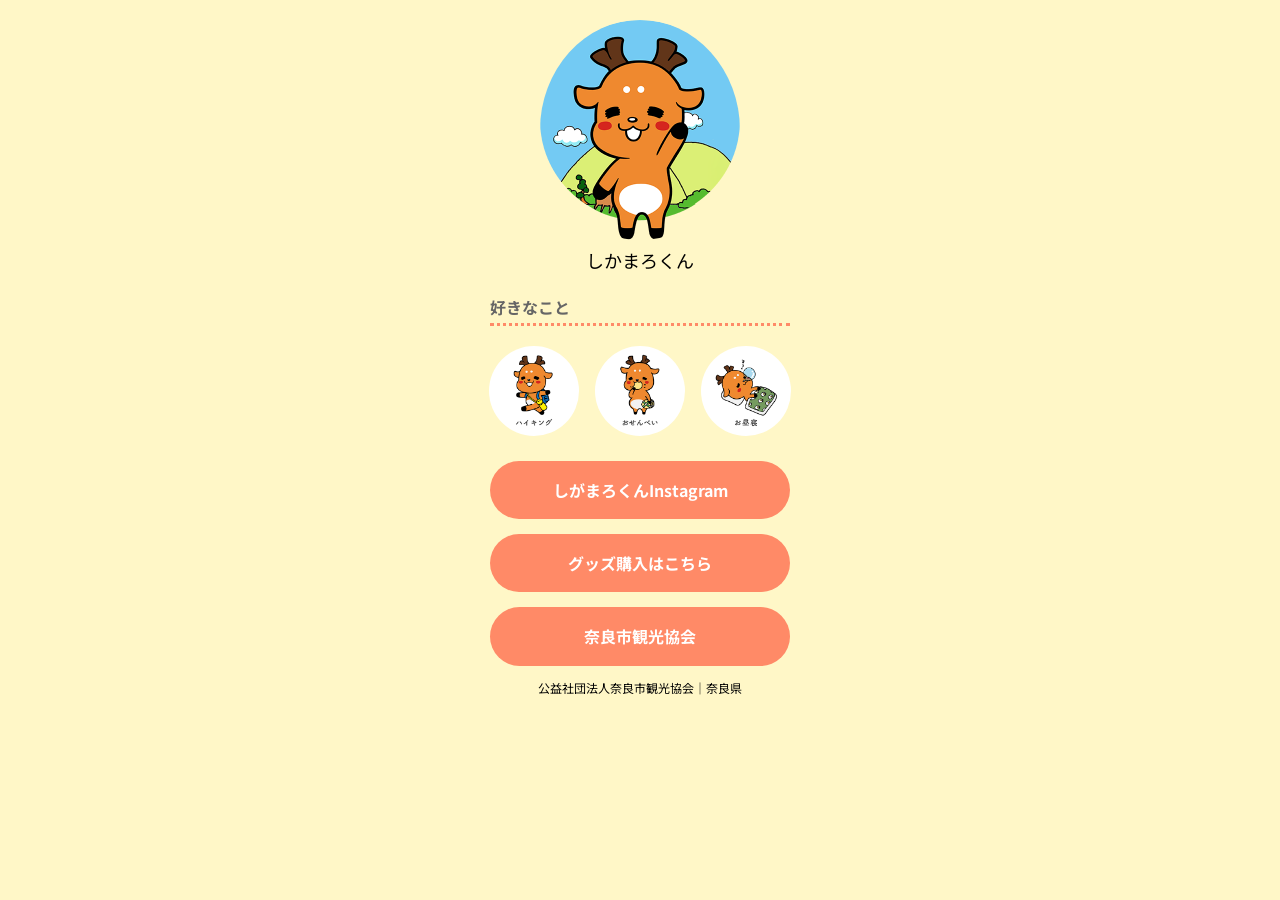
<file: index.html>
<!DOCTYPE html>
<html lang="ja">
<head>
    <link rel="preconnect" href="https://fonts.googleapis.com">
<link rel="preconnect" href="https://fonts.gstatic.com" crossorigin>
<link href="https://fonts.googleapis.com/css2?family=Noto+Sans+JP:wght@100..900&family=Noto+Sans:ital,wght@0,100..900;1,100..900&display=swap" rel="stylesheet">
<meta charset="UTF-8">
<link rel="stylesheet" href="reset.css">
<link rel="stylesheet" href="style.css">
<title>しかまろくんの紹介</title>
</head>
<body>
<img class ="prof-image"src="images/shikamarokun.png" alr="カピぞうの顔写真"></img>
<h1>しかまろくん</h1>

         <h2>好きなこと</h2>
      <ul class="favorite-list">
    <li>
            <img src="images/hiking.png" alt="ハイキング"></img>
    </li>
    <li>
            <img src="images/osenbei.png" alt="おせんべい"></img>
    </li>
    <li>
            <img src="images/ohirune.png" alt="message"></img>
    </li>
</ul>
<ul>
    <li>
        <a href="https://www.instagram.com/shikamarokun_official/?hl=ja">
            しがまろくんInstagram
        </a>
    </li>
    <li>
        <a href="https://narashikanko.or.jp/shikamaro">
            グッズ購入はこちら
        </a>
    </li>
    <li>
        <a href="https://narashikanko.or.jp/">
            奈良市観光協会
        </a>
    </li>
</ul>
<p>公益社団法人奈良市観光協会｜奈良県</p>

</body>
</html>
</file>
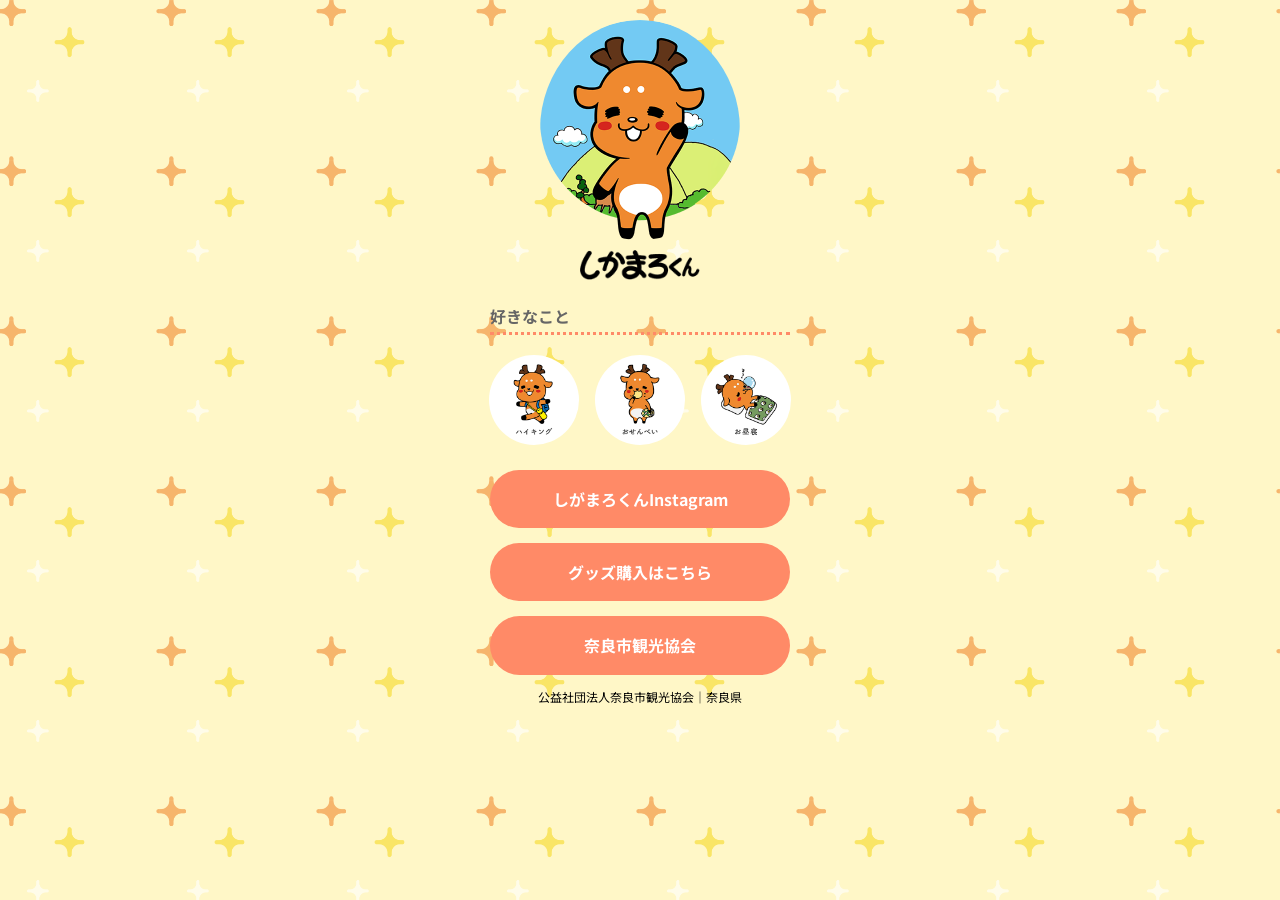
<file: lesson02/index.html>
<!DOCTYPE html>
<html lang="ja">
<head>
    <link rel="preconnect" href="https://fonts.googleapis.com">
<link rel="preconnect" href="https://fonts.gstatic.com" crossorigin>
<link href="https://fonts.googleapis.com/css2?family=Noto+Sans+JP:wght@100..900&family=Noto+Sans:ital,wght@0,100..900;1,100..900&display=swap" rel="stylesheet">
<meta charset="UTF-8">
<link rel="stylesheet" href="css/reset.css">
<link rel="stylesheet" href="css/style.css">
<title>しかまろくんの紹介</title>
</head>
<body>
<img class ="prof-image"src="images/shikamarokun.png" alr="カピぞうの顔写真"></img>
<h1><img src="images/name.png" alt="しかまろくん"></h1>

         <h2>好きなこと</h2>
      <ul class="favorite-list">
    <li>
            <img src="images/hiking.png" alt="ハイキング"></img>
    </li>
    <li>
            <img src="images/osenbei.png" alt="おせんべい"></img>
    </li>
    <li>
            <img src="images/ohirune.png" alt="message"></img>
    </li>
</ul>
<ul>
    <li>
        <a href="https://www.instagram.com/shikamarokun_official/?hl=ja">
            しがまろくんInstagram
        </a>
    </li>
    <li>
        <a href="https://narashikanko.or.jp/shikamaro">
            グッズ購入はこちら
        </a>
    </li>
    <li>
        <a href="https://narashikanko.or.jp/">
            奈良市観光協会
        </a>
    </li>
</ul>
<p>公益社団法人奈良市観光協会｜奈良県</p>

</body>
</html>
</file>
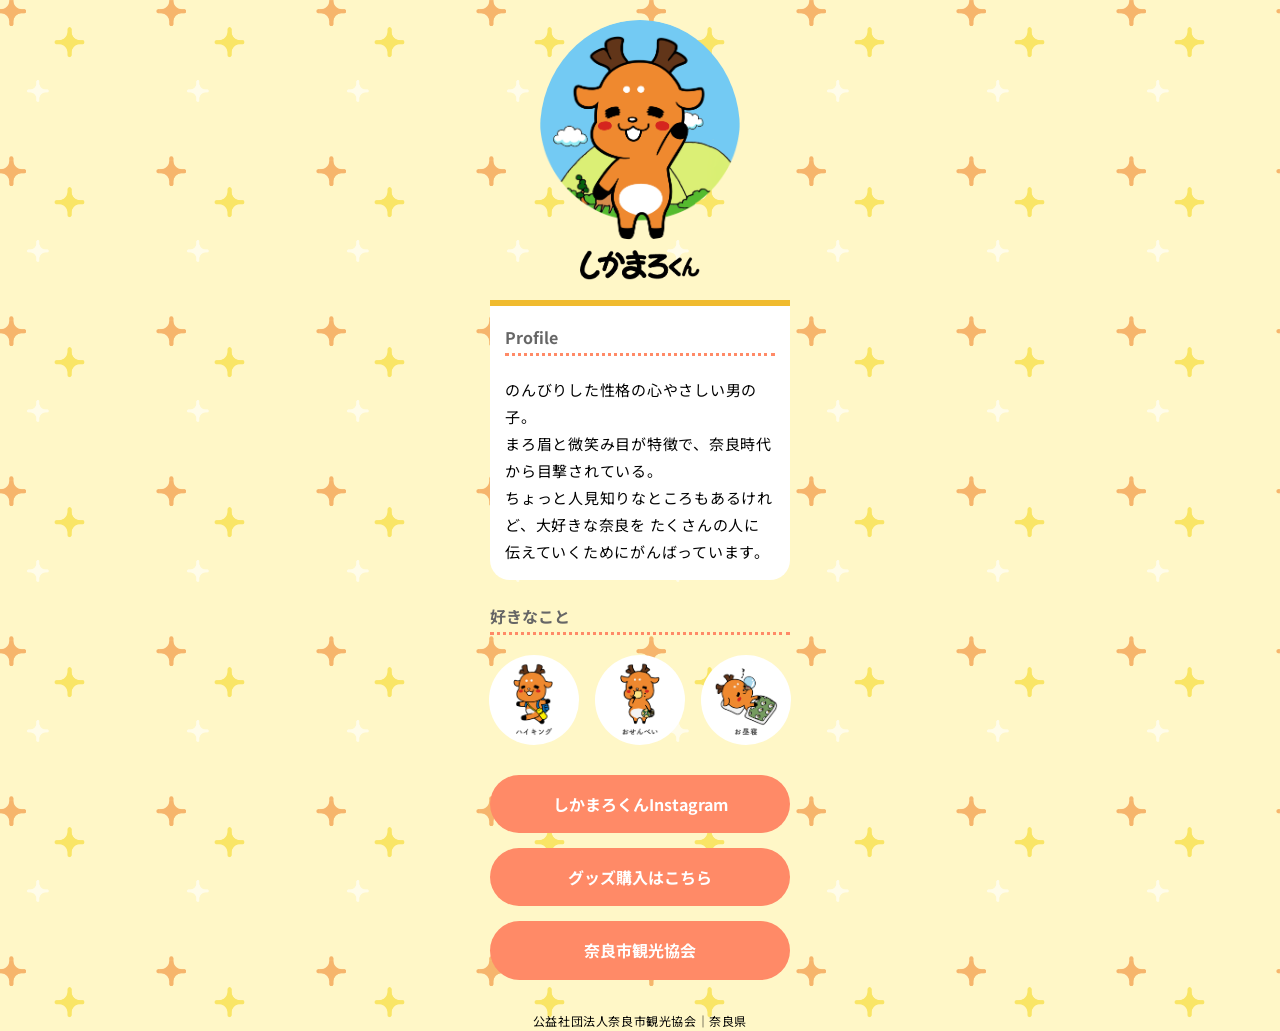
<file: lesson03/index.html>
<!DOCTYPE html>
<html lang="ja">
<head>
 <link rel="preconnect" href="https://fonts.googleapis.com">
<link rel="preconnect" href="https://fonts.gstatic.com" crossorigin>
<link href="https://fonts.googleapis.com/css2?family=Kiwi+Maru&family=Noto+Sans+JP:wght@100..900&family=Noto+Sans:ital,wght@0,100..900;1,100..900&display=swap" rel="stylesheet">
<meta charset="UTF-8">
<link rel="stylesheet" href="reset.css">
<link rel="stylesheet" href="style.css">
<title>しかまろくんの紹介</title>
</head>
<body>
<img class ="prof-image"src="images/shikamarokun.png" alr="カピぞうの顔写真"></img>
<h1><img src="images/name.png" alt="しかまろくん"></h1>
<section class="profile-card">
<h2><b>Profile</b></h2>
<p>
        のんびりした性格の心やさしい男の子。<br>
        まろ眉と微笑み目が特徴で、奈良時代から目撃されている。
      </p>
      <p>
        ちょっと人見知りなところもあるけれど、大好きな奈良を
        たくさんの人に伝えていくためにがんばっています。
      </p>
       <!-- <a href="#" class="small-button">もっと見る</a> -->
      </section>
       <section class="favorite-section">
         <h2><b>好きなこと</b></h2>
      <ul class="favorite-list">
    <li>
            <img src="images/hiking.png" alt="ハイキング"></img>
    </li>
    <li>
            <img src="images/osenbei.png" alt="おせんべい"></img>
    </li>
    <li>
            <img src="images/ohirune.png" alt="お昼寝"></img>
    </li>
</ul>
</section>
<ul>
    <li>
        <a href="https://www.instagram.com/shikamarokun_official/?hl=ja">
            しかまろくんInstagram
        </a>
    </li>
    <li>
        <a href="https://narashikanko.or.jp/shikamaro">
            グッズ購入はこちら
        </a>
    </li>
    <li>
        <a href="https://narashikanko.or.jp/">
            奈良市観光協会
        </a>
    </li>
</ul>
<p class="footer-text">公益社団法人奈良市観光協会｜奈良県</p>

</body>
</html>
</file>
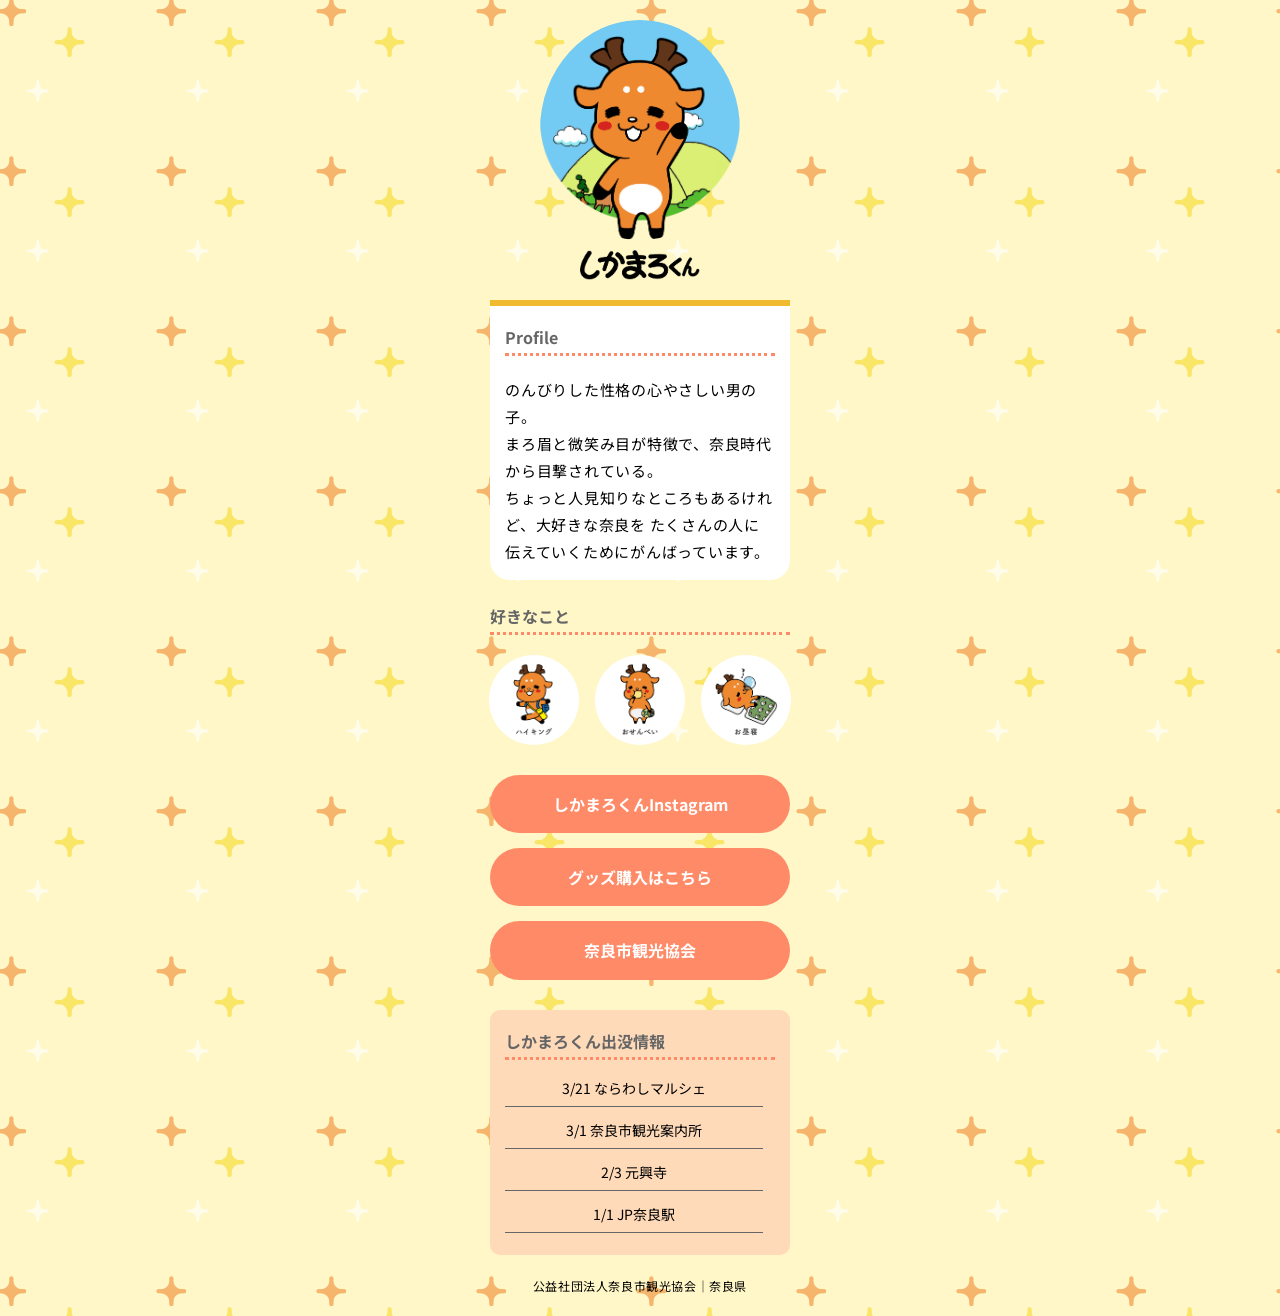
<file: lesson04/index.html>
<!DOCTYPE html>
<html lang="ja">
<head>
 <link rel="preconnect" href="https://fonts.googleapis.com">
<link rel="preconnect" href="https://fonts.gstatic.com" crossorigin>
<link href="https://fonts.googleapis.com/css2?family=Kiwi+Maru&family=Noto+Sans+JP:wght@100..900&family=Noto+Sans:ital,wght@0,100..900;1,100..900&display=swap" rel="stylesheet">
<meta charset="UTF-8">
<link rel="stylesheet" href="reset.css">
<link rel="stylesheet" href="style.css">
<title>しかまろくんの紹介</title>
</head>
<body>
<img class ="prof-image"src="images/shikamarokun.png" alr="カピぞうの顔写真"></img>
<h1><img src="images/name.png" alt="しかまろくん"></h1>
<section class="profile-card">
<h2><b>Profile</b></h2>
<p>
        のんびりした性格の心やさしい男の子。<br>
        まろ眉と微笑み目が特徴で、奈良時代から目撃されている。
      </p>
      <p>
        ちょっと人見知りなところもあるけれど、大好きな奈良を
        たくさんの人に伝えていくためにがんばっています。
      </p>
       <!-- <a href="#" class="small-button">もっと見る</a> -->
      </section>
       <section class="favorite-section">
         <h2><b>好きなこと</b></h2>
      <ul class="favorite-list">
    <li>
            <img src="images/hiking.png" alt="ハイキング"></img>
    </li>
    <li>
            <img src="images/osenbei.png" alt="おせんべい"></img>
    </li>
    <li>
            <img src="images/ohirune.png" alt="お昼寝"></img>
    </li>
</ul>
</section>

<ul>
    <li>
        <a href="https://www.instagram.com/shikamarokun_official/?hl=ja">
            しかまろくんInstagram
        </a>
    </li>
    <li>
        <a href="https://narashikanko.or.jp/shikamaro">
            グッズ購入はこちら
        </a>
    </li>
    <li>
        <a href="https://narashikanko.or.jp/">
            奈良市観光協会
        </a>
    </li>
</ul>
<div class="recent">
<h2>しかまろくん出没情報</h2>
<ul>
    <li>3/21 ならわしマルシェ</li>
    <li>3/1 奈良市観光案内所</li>
    <li>2/3 元興寺</li>
    <li>1/1 JP奈良駅</li>
    <li>12/13 奈良マラソン</li>
</ul>
</div>
<p class="footer-text">公益社団法人奈良市観光協会｜奈良県</p>

</body>
</html>
</file>
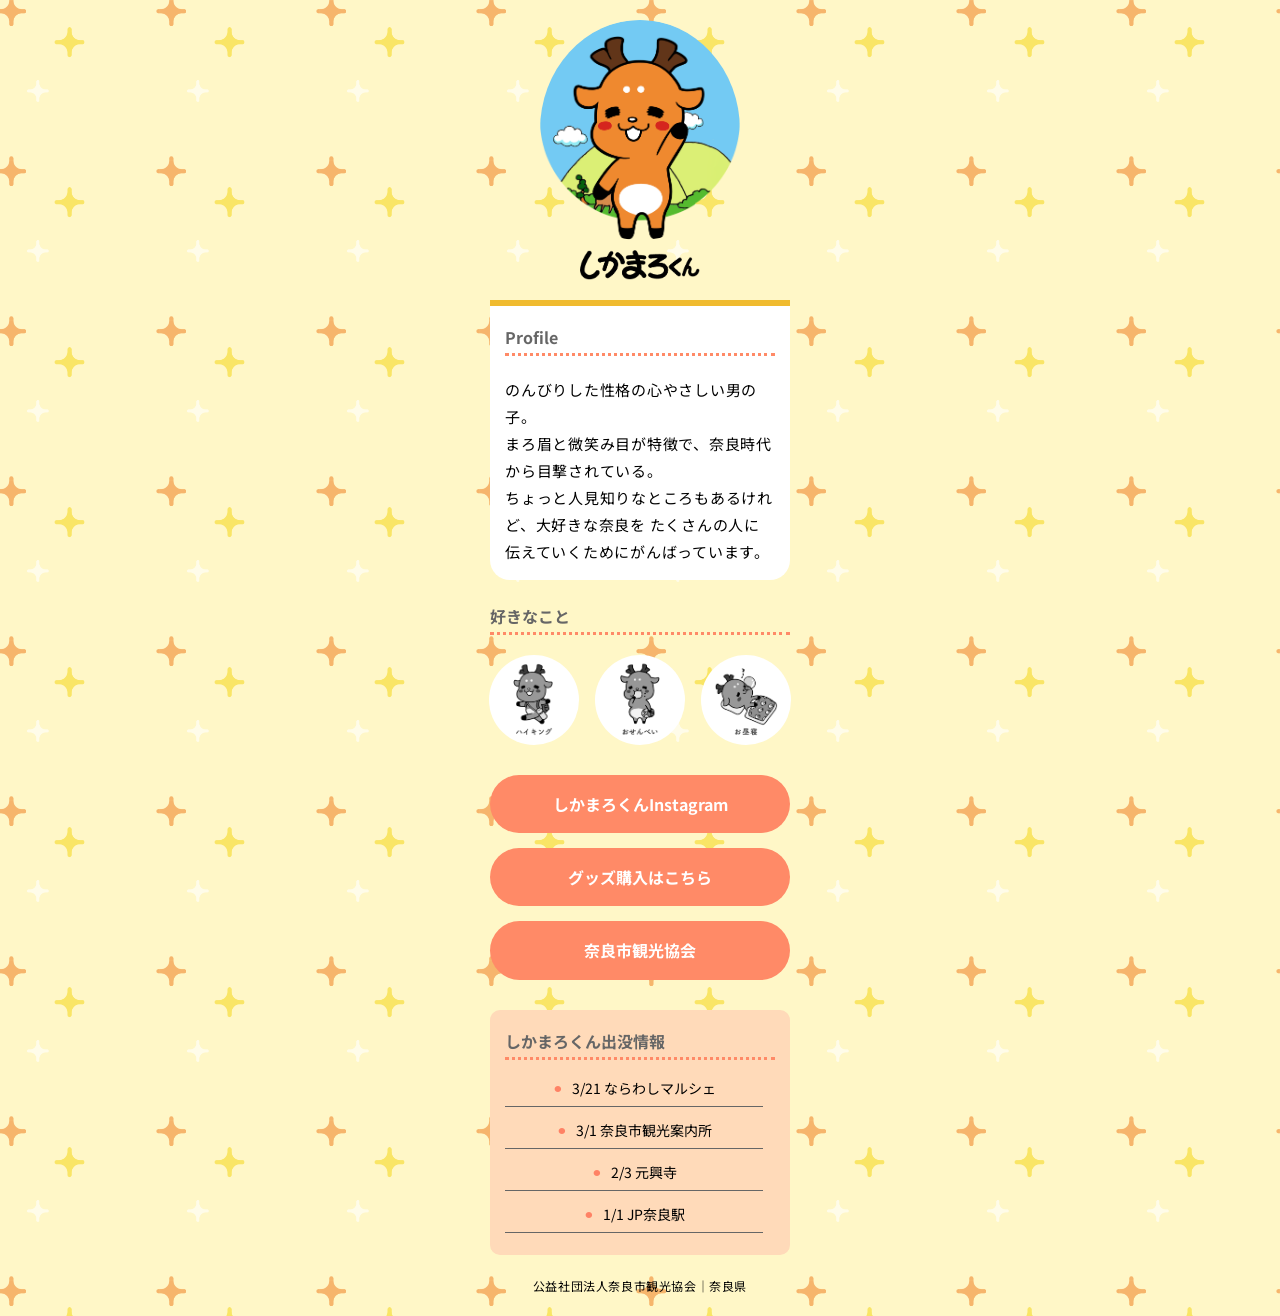
<file: lesson05/index.html>
<!DOCTYPE html>
<html lang="ja">
<head>
 <link rel="preconnect" href="https://fonts.googleapis.com">
<link rel="preconnect" href="https://fonts.gstatic.com" crossorigin>
<link href="https://fonts.googleapis.com/css2?family=Kiwi+Maru&family=Noto+Sans+JP:wght@100..900&family=Noto+Sans:ital,wght@0,100..900;1,100..900&display=swap" rel="stylesheet">
<meta charset="UTF-8">
<link rel="stylesheet" href="reset.css">
<link rel="stylesheet" href="style.css">
<title>しかまろくんの紹介</title>
</head>
<body>
<img class ="prof-image"src="images/shikamarokun.png" alr="カピぞうの顔写真"></img>
<h1><img src="images/name.png" alt="しかまろくん"></h1>
<section class="profile-card">
<h2><b>Profile</b></h2>
<p>
        のんびりした性格の心やさしい男の子。<br>
        まろ眉と微笑み目が特徴で、奈良時代から目撃されている。
      </p>
      <p>
        ちょっと人見知りなところもあるけれど、大好きな奈良を
        たくさんの人に伝えていくためにがんばっています。
      </p>
       <!-- <a href="#" class="small-button">もっと見る</a> -->
      </section>
       <section class="favorite-section">
         <h2><b>好きなこと</b></h2>
      <ul class="favorite-list">
    <li>
            <img src="images/hiking.png" alt="ハイキング"></img>
    </li>
    <li>
            <img src="images/osenbei.png" alt="おせんべい"></img>
    </li>
    <li>
            <img src="images/ohirune.png" alt="お昼寝"></img>
    </li>
</ul>
</section>

<ul class="link-button">
    <li>
        <a href="https://www.instagram.com/shikamarokun_official/?hl=ja">
            しかまろくんInstagram
        </a>
    </li>
    <li>
        <a href="https://narashikanko.or.jp/shikamaro">
            グッズ購入はこちら
        </a>
    </li>
    <li>
        <a href="https://narashikanko.or.jp/">
            奈良市観光協会
        </a>
    </li>
</ul>
<div class="recent">
<h2>しかまろくん出没情報</h2>
<ul>
    <li>3/21 ならわしマルシェ</li>
    <li>3/1 奈良市観光案内所</li>
    <li>2/3 元興寺</li>
    <li>1/1 JP奈良駅</li>
    <li>12/13 奈良マラソン</li>
</ul>
</div>
<p class="footer-text">公益社団法人奈良市観光協会｜奈良県</p>

</body>
</html>
</file>
<file: style.css>
@charset "UTF-8";
body{
  font-family: "Noto Sans JP", "Hiragino Sans", Meiryo, sans-serif;
  font-weight: 400;
  background-color: #fff7c7;
}

h1 {
    margin: 0px auto;
    font-size: 18px;
    text-align: center;
}
h2{
    color: #666;
    margin: 20px auto;
    width: 300px;
    line-height: 2;
    border-bottom: dotted #ff8a67;
    font-weight: bold;
}
p{
    font-size: 12px;
    text-align: center;
}
.prof-image {
    display: block;
    margin: 20px auto 10px;
    border-radius: 50%;
    width: 200px;
}
/* favorite-listここから */

.favorite-list {
        display: flex;
        justify-content: center;
        gap: 16px;
        margin-bottom: 10px;
    }
.favorite-list li {
    width: 90px;
    height: 90px;
    background-color: #fff;
    border-radius: 50%;
    display: flex;
    justify-content: center;
    align-items: center;
}
.favorite-list img{
    width: 90px;
    height: 90px;
}
/* favorite-listここまで */

ul{
    width: 300px;
    margin: 0 auto;
    text-align: center;
}
li {
    margin-bottom: 15px;
}
a{
    background-color: #ff8a67;
    display: block;
    padding: 20px 0;
    border-radius: 40px;
    color:#ffffff;
    font-weight: bold;
}

.footer-text{
    text-align: center;
    margin-top: 30px;
    font-size: 12px;
}
</file>
<file: lesson02/css/style.css>
@charset "UTF-8";
body{
  font-family: "Noto Sans JP", "Hiragino Sans", Meiryo, sans-serif;
  font-weight: 400;
  background-color: #fff7c7;
  background-image: url(../images/haikei.png);     /* 背景画像指定 */
    background-repeat: repeat;  
    background-size: 160px auto; 
}

h1 {
    margin: 0px auto;
    font-size: 18px;
    text-align: center;
}
h1 img {
      width: 120px;
}
h2{
    color: #666;
    margin: 20px auto;
    width: 300px;
    line-height: 2;
    border-bottom: dotted #ff8a67;
    font-weight: bold;
}
p{
    font-size: 12px;
    text-align: center;
}
.prof-image {
    display: block;
    margin: 20px auto 10px;
    border-radius: 50%;
    width: 200px;
}
/* favorite-listここから */

.favorite-list {
        display: flex;
        justify-content: center;
        gap: 16px;
        margin-bottom: 10px;
    }
.favorite-list li {
    width: 90px;
    height: 90px;
    background-color: #fff;
    border-radius: 50%;
    display: flex;
    justify-content: center;
    align-items: center;
}
.favorite-list img{
    width: 90px;
    height: 90px;
}
/* favorite-listここまで */

ul{
    width: 300px;
    margin: 0 auto;
    text-align: center;
}
li {
    margin-bottom: 15px;
}
a{
    background-color: #ff8a67;
    display: block;
    padding: 20px 0;
    border-radius: 40px;
    color:#ffffff;
    font-weight: bold;
}

.footer-text{
    text-align: center;
    margin-top: 30px;
    font-size: 12px;
}
</file>
<file: lesson03/style.css>
@charset "UTF-8";
body{
  font-family: "Noto Sans JP", "Hiragino Sans", Meiryo, sans-serif;
  font-weight: 400;
  background-color: #fff7c7;
   background-image: url(images/haikei.png);     /* 背景画像指定 */
    background-repeat: repeat;  
    background-size: 160px auto; 
}
h1 {
    margin: 0px auto;
    text-align: center;
}
h2 {
    color: #666;
}
.prof-image {
    display: block;
    width: 200px;
    margin: 20px auto 10px;
    border-radius: 50%;
}

h1 img {
      width: 120px;
}

p {
font-size: 15px;          
  line-height: 1.8;
  letter-spacing: 0.05em; 
}

/* ここからprofile-card */

.profile-card {
    background-color: #ffffff;
    border-radius: 0 0 20px 20px;
    border-top: solid 6px #f0bb2f;
    margin: 20px auto;
    padding: 15px;
    width: 300px;
}
.profile-card h2{
    margin: 0px auto 20px;
    border-bottom: dotted #ff8a67;
     line-height: 2;
}
/* profile-card終わり */

a{
    background-color: #ff8a67;
    display: block;
    padding: 20px 0;
    border-radius: 40px;
    color:#ffffff;
    font-weight: bold;
}
ul{
    width: 300px;
    text-align: center;
    margin: 0 auto 10px;
}
li {
    margin-bottom: 15px;
}
/*favorite-sectionここから */
.favorite-section {
    width: 300px;
     margin: 15px auto;
}

.favorite-section h2{
    margin: 20px 0;
    text-align: left;
    line-height: 2;
    border-bottom: dotted #ff8a67;
}
/* favorite-sectionここまで */

/* favorite-listここから */

.favorite-list {
        display: flex;
        justify-content: center;
        gap: 16px;
    }
.favorite-list li {
    width: 90px;
    height: 90px;
    background-color: #fff;
    border-radius: 50%;
    display: flex;
    justify-content: center;
    align-items: center;
}
.favorite-list img{
    width: 90px;
    height: 90px;
}
/* favorite-listここまで */
.footer-text{
    text-align: center;
    margin-top: 30px;
    font-size: 12px;
}
</file>
<file: lesson04/style.css>
@charset "UTF-8";
body{
  font-family: "Noto Sans JP", "Hiragino Sans", Meiryo, sans-serif;
  font-weight: 400;
  background-color: #fff7c7;
   background-image: url(images/haikei.png);     /* 背景画像指定 */
    background-repeat: repeat;  
    background-size: 160px auto; 
}
* {
  box-sizing: border-box;
}
h1 {
    margin: 0px auto;
    text-align: center;
}
h2 {
    color: #666;
}
.prof-image {
    display: block;
    width: 200px;
    margin: 20px auto 10px;
    border-radius: 50%;
}

h1 img {
      width: 120px;
}

p {
font-size: 15px;          
  line-height: 1.8;
  letter-spacing: 0.05em; 
}

/* ここからprofile-card */

.profile-card {
    background-color: #ffffff;
    border-radius: 0 0 20px 20px;
    border-top: solid 6px #f0bb2f;
    margin: 20px auto;
    padding: 15px;
    width: 300px;
}
.profile-card h2{
    margin: 0px auto 20px;
    border-bottom: dotted #ff8a67;
     line-height: 2;
}
/* profile-card終わり */

a{
    background-color: #ff8a67;
    display: block;
    padding: 20px 0;
    border-radius: 40px;
    color:#ffffff;
    font-weight: bold;
}
ul{
    width: 300px;
    text-align: center;
    margin: 0 auto 10px;
}
li {
    margin-bottom: 15px;
}
/*favorite-sectionここから */
.favorite-section {
    width: 300px;
     margin: 15px auto;
}

.favorite-section h2{
    margin: 20px 0;
    text-align: left;
    line-height: 2;
    border-bottom: dotted #ff8a67;
}
/* favorite-sectionここまで */

/* favorite-listここから */

.favorite-list {
        display: flex;
        justify-content: center;
        gap: 16px;
    }
.favorite-list li {
    width: 90px;
    height: 90px;
    background-color: #fff;
    border-radius: 50%;
    display: flex;
    justify-content: center;
    align-items: center;
}
.favorite-list img{
    width: 90px;
    height: 90px;
}
/* favorite-listここまで */
.footer-text{
    text-align: center;
    margin-bottom: 20px;
    font-size: 12px;
}

/* recentここから */
.recent{
    background-color: #ffdab9;
    width: 300px;
    margin: 30px auto 20px;
    border-radius: 10px;
    padding: 15px;
}
.recent h2{
    margin: 0px auto 20px;
    border-bottom: dotted #ff8a67;
     line-height: 2;
     font-weight: bold;
}
.recent ul{
    width: 100%;
    height:160px;
    overflow-y: scroll;
    overflow-x: hidden;
    margin: 0;
    padding: 0 12px 0 0;
    list-style: none;
}
.recent ul li{
    font-size: 14px;
    border-bottom: 1px solid #666;
    padding-bottom: 10px;
    margin-bottom: 15px;
}
</file>
<file: lesson05/style.css>
@charset "UTF-8";
body{
  font-family: "Noto Sans JP", "Hiragino Sans", Meiryo, sans-serif;
  font-weight: 400;
  background-color: #fff7c7;
   background-image: url(images/haikei.png);     /* 背景画像指定 */
    background-repeat: repeat;  
    background-size: 160px auto; 
}
* {
  box-sizing: border-box;
}
h1 {
    margin: 0px auto;
    text-align: center;
}
h2 {
    color: #666;
}
.prof-image {
    display: block;
    width: 200px;
    margin: 20px auto 10px;
    border-radius: 50%;
}

h1 img {
      width: 120px;
}

p {
font-size: 15px;          
  line-height: 1.8;
  letter-spacing: 0.05em; 
}

/* ここからprofile-card */

.profile-card {
    background-color: #ffffff;
    border-radius: 0 0 20px 20px;
    border-top: solid 6px #f0bb2f;
    margin: 20px auto;
    padding: 15px;
    width: 300px;
}
.profile-card h2{
    margin: 0px auto 20px;
    border-bottom: dotted #ff8a67;
     line-height: 2;
}
/* profile-card終わり */

a{
    background-color: #ff8a67;
    display: block;
    padding: 20px 0;
    border-radius: 40px;
    color:#ffffff;
    font-weight: bold;
}
/*link-buttonここから */
.link-button a{
  transition: 0.3s;
}

.link-button a:hover{
    transform: translateY(-3px);
     background-color: #ff6f52;
  box-shadow: 0 2px 5px rgba(0, 0, 0, 0.2);
}

.link-button a:active {
  transform: translateY(2px);
  box-shadow: none;
}

ul{
    width: 300px;
    text-align: center;
    margin: 0 auto 10px;
}
li {
    margin-bottom: 15px;
}
/*link-buttonここまで */

/*favorite-sectionここから */
.favorite-section {
    width: 300px;
     margin: 15px auto;
}

.favorite-section h2{
    margin: 20px 0;
    text-align: left;
    line-height: 2;
    border-bottom: dotted #ff8a67;
}
/* favorite-sectionここまで */

/* favorite-listここから */

.favorite-list {
        display: flex;
        justify-content: center;
        gap: 16px;
    }
.favorite-list li {
    width: 90px;
    height: 90px;
    background-color: #fff;
    border-radius: 50%;
    display: flex;
    justify-content: center;
    align-items: center;
}
.favorite-list img{
    transition: 0.3s;
     filter: grayscale(100%);
    width: 90px;
    height: 90px;
}
.favorite-list:hover  img{
  transform: scale(1.1)  rotate(5deg);
  filter: grayscale(0%);
}

/* favorite-listここまで */
.footer-text{
    text-align: center;
    margin-bottom: 20px;
    font-size: 12px;
}

/* recentここから */
.recent{
    background-color: #ffdab9;
    width: 300px;
    margin: 30px auto 20px;
    border-radius: 10px;
    padding: 15px;
}
.recent h2{
    margin: 0px auto 20px;
    border-bottom: dotted #ff8a67;
     line-height: 2;
     font-weight: bold;
}
.recent ul{
    width: 100%;
    height:160px;
    overflow-y: scroll;
    overflow-x: hidden;
    margin: 0;
    padding: 0 12px 0 0;
    list-style: none;
}
.recent ul li{
    font-size: 14px;
    border-bottom: 1px solid #666;
    padding-bottom: 10px;
    margin-bottom: 15px;
     transition: 0.2s;
}
.recent ul li:hover {
  background-color: #fff4d6;
    padding-left: 15px;
}

.recent li::before {
  content: "⚫︎";
  color: #ff8265;
  margin-right: 8px;
}
</file>
